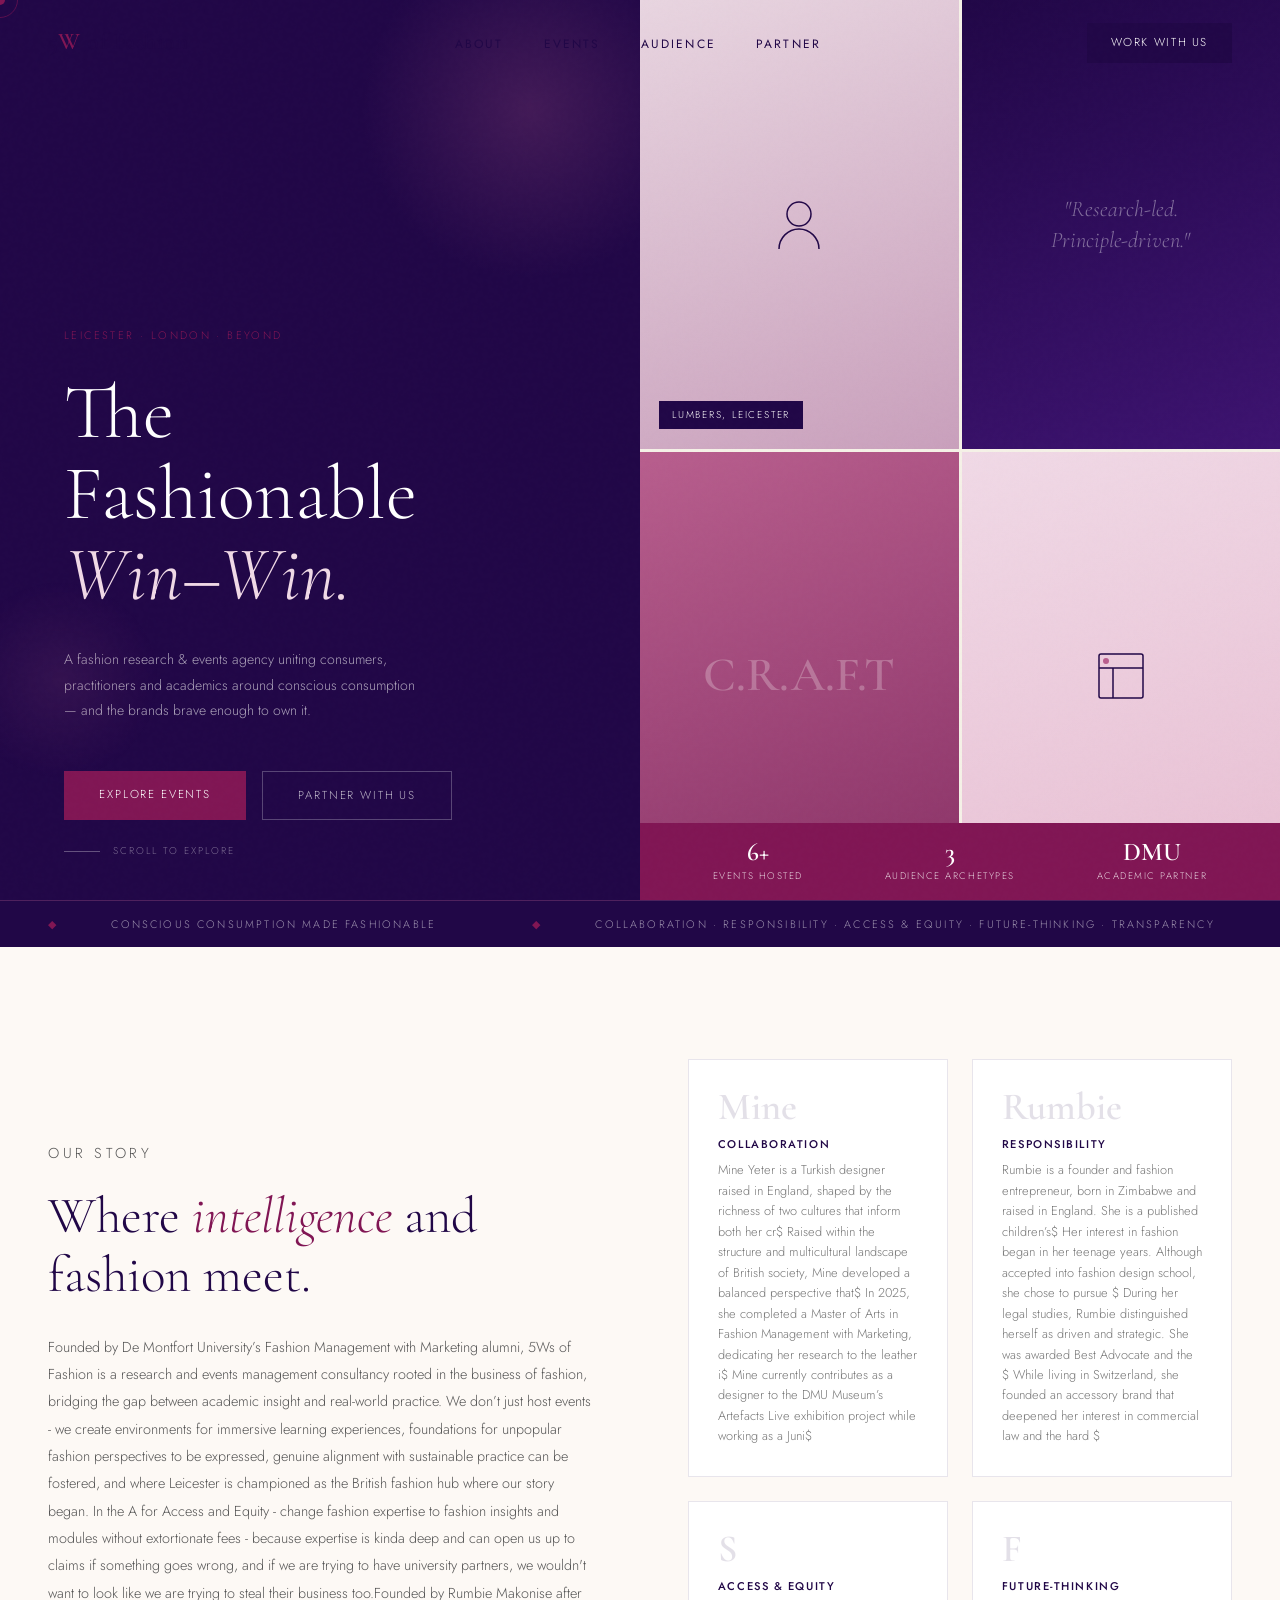
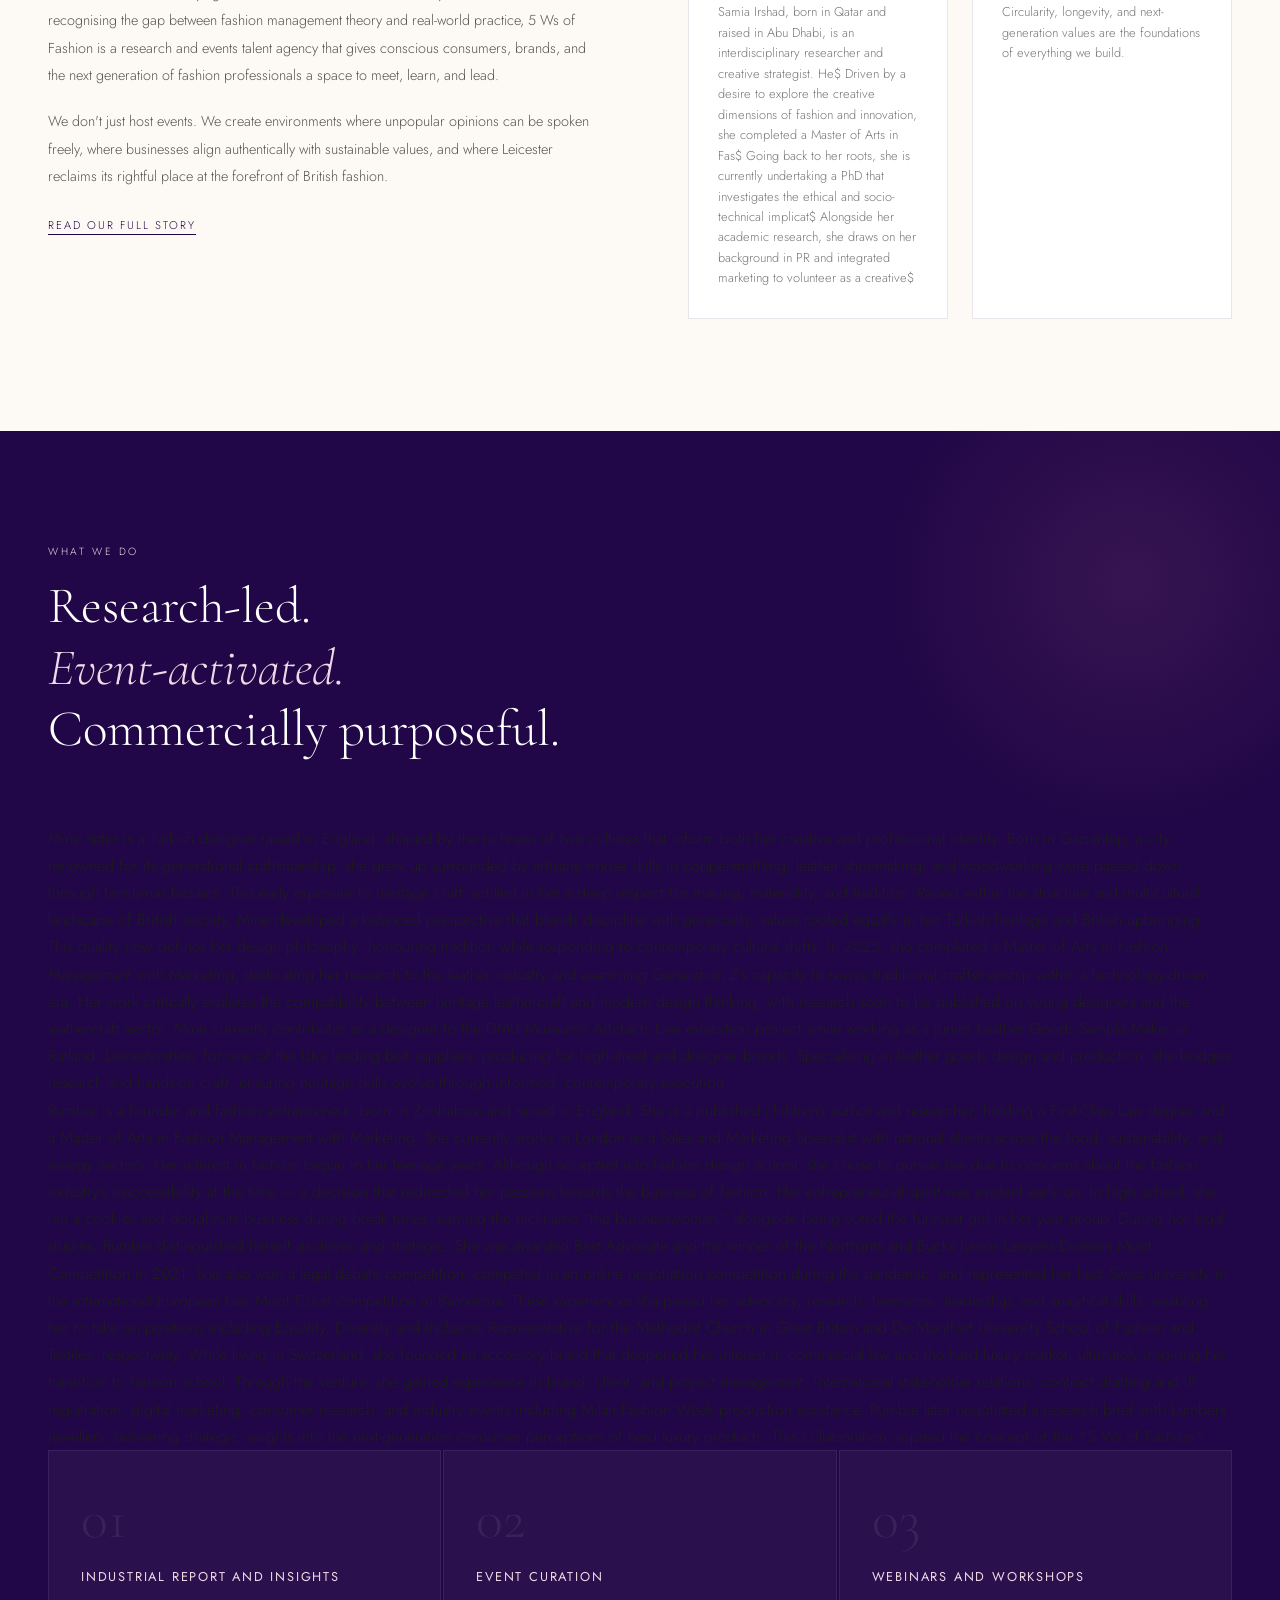
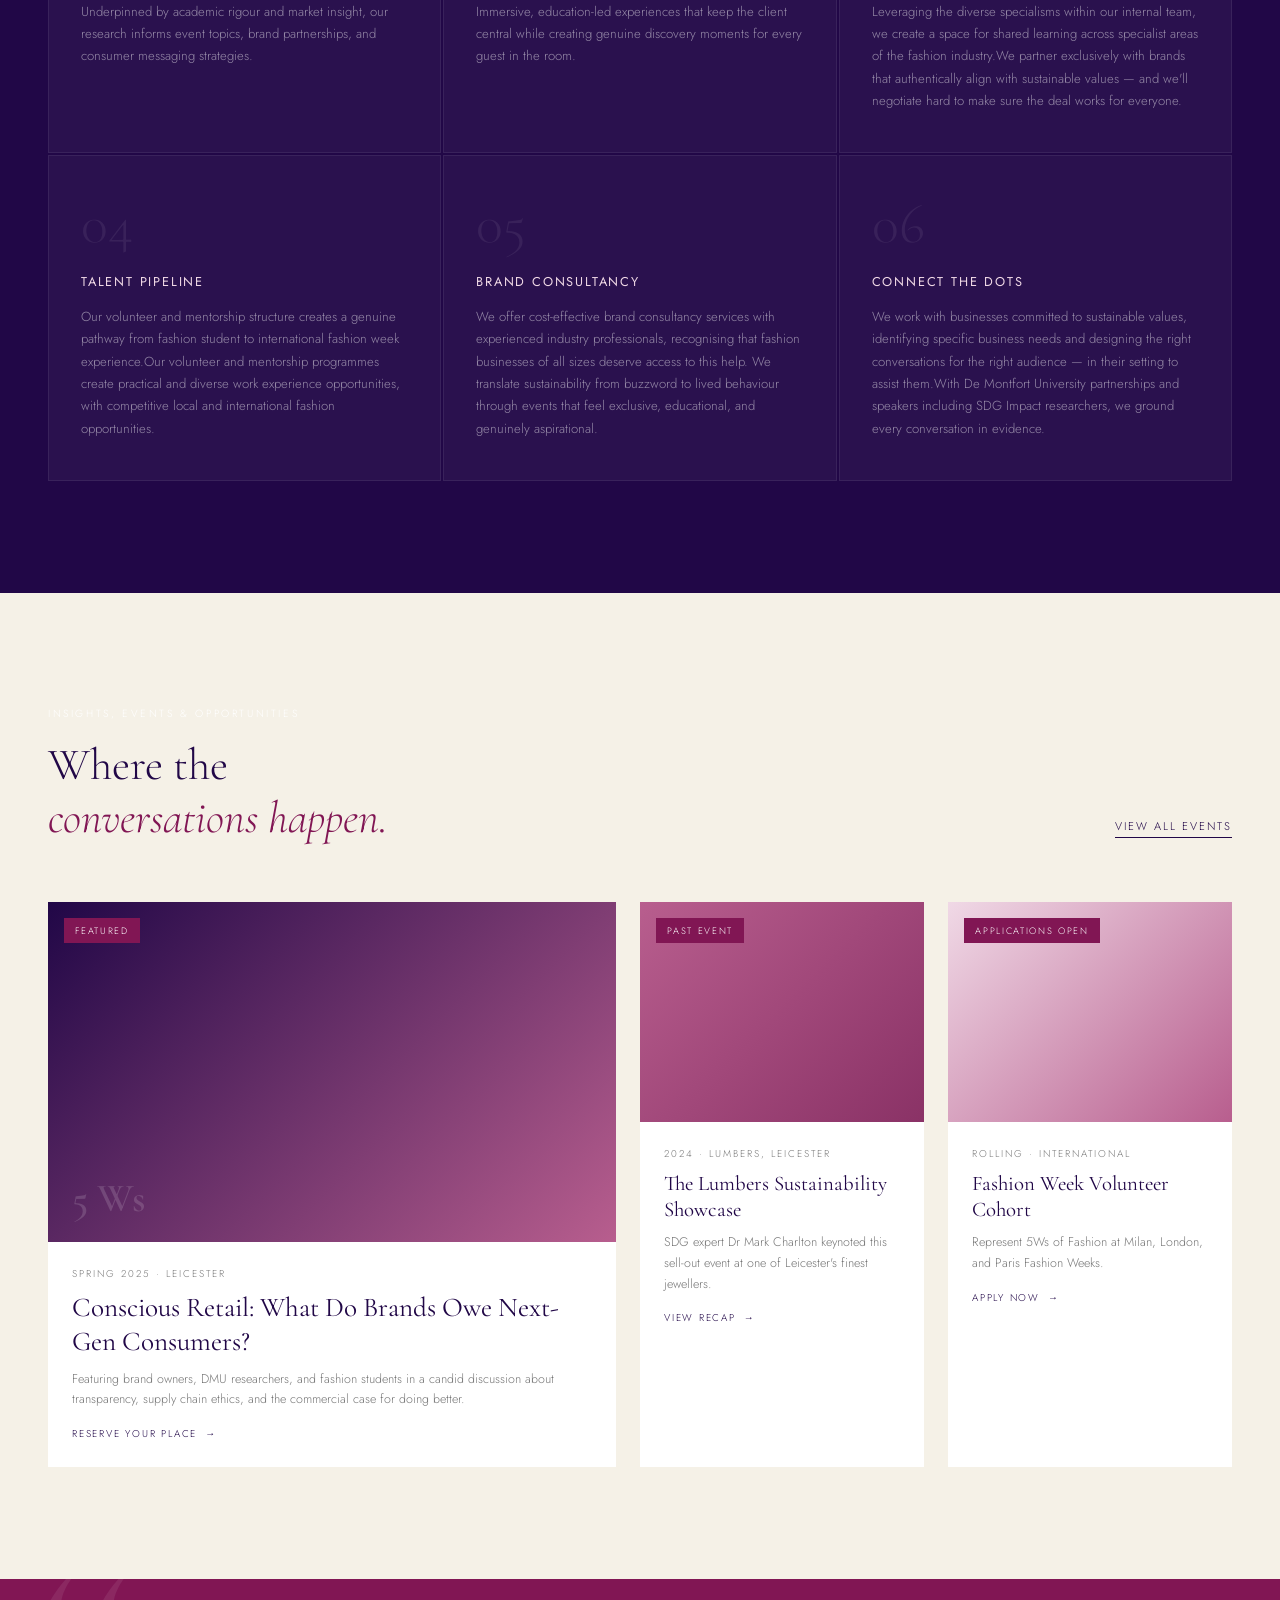
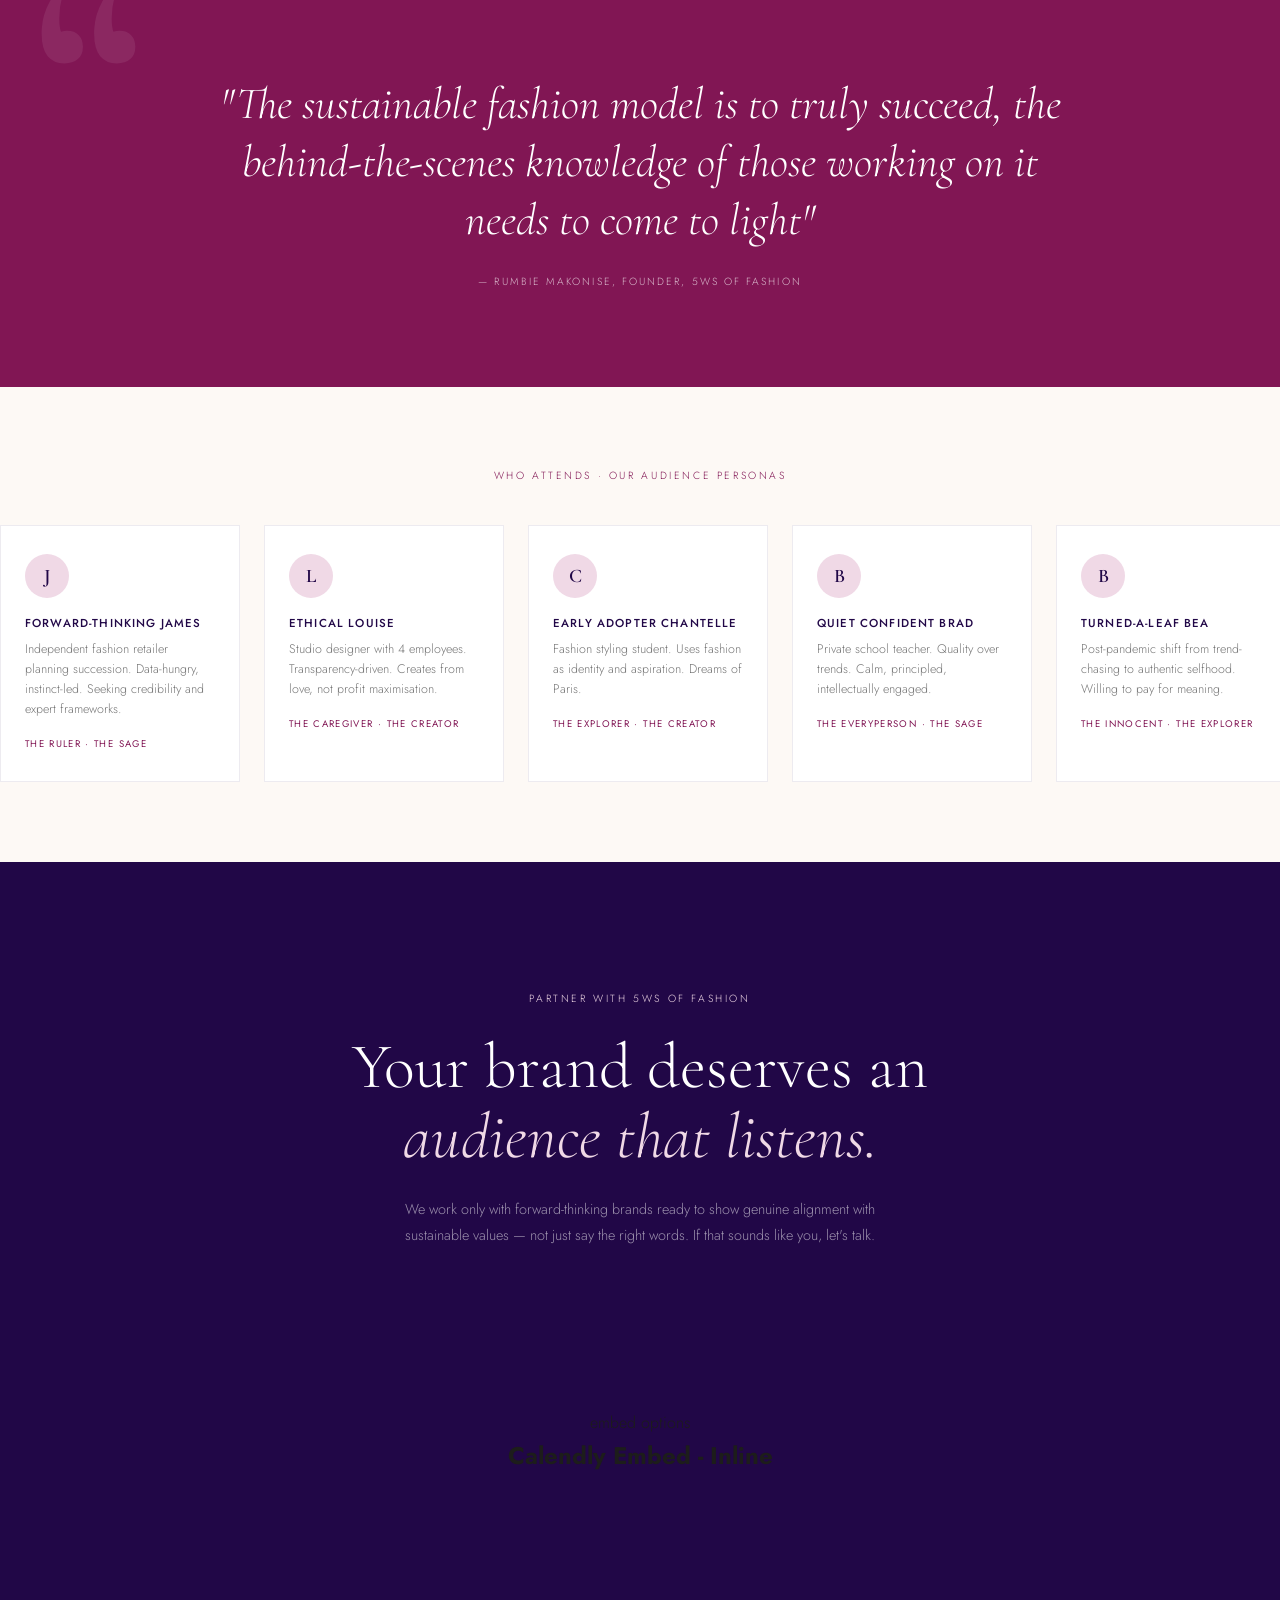
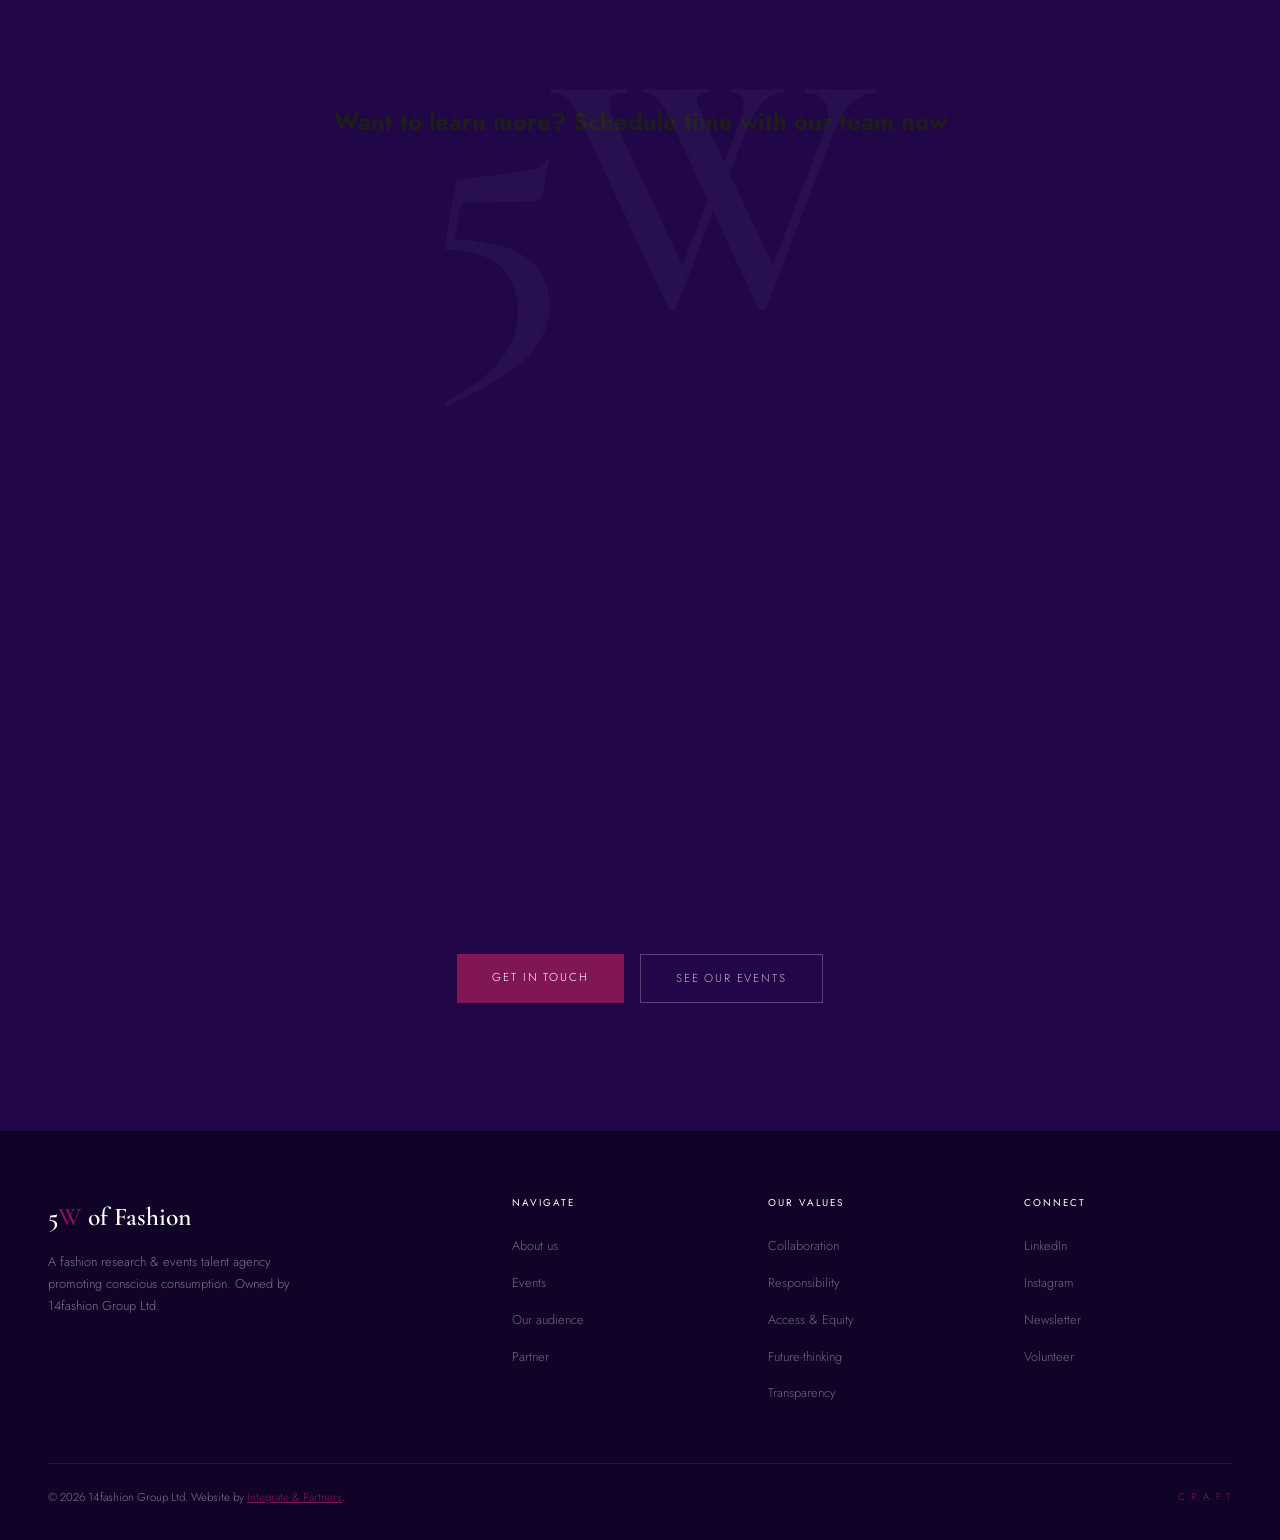
<file: 5ws_landing.html>
<!DOCTYPE html>
<html lang="en">
<head>
<meta charset="UTF-8">
<meta name="viewport" content="width=device-width, initial-scale=1.0">
<title>5Ws of Fashion — The Fashionable Win-Win</title>
<link rel="preconnect" href="https://fonts.googleapis.com">
<link rel="preconnect" href="https://fonts.gstatic.com" crossorigin>
<link href="https://fonts.googleapis.com/css2?family=Cormorant+Garamond:ital,wght@0,300;0,400;0,600;1,300;1,400;1,600&family=Jost:wght@200;300;400;500&display=swap" rel="stylesheet">

<style>
  /* ─── TOKENS ─────────────────────────────────────────── */
  :root {
    --navy:   #210747;
    --pink:   #811654;
    --blush:  #f0d9e6;
    --cream:  #f5f1e7;
    --ivory:  #fdf9f5;
    --charcoal: #1d1d1b;
    --mid:    #7a7a7a;
    --white:  #ffffff;

    --font-display: 'Cormorant Garamond', Georgia, serif;
    --font-body:    'Jost', sans-serif;

    --ease-out: cubic-bezier(0.16, 1, 0.3, 1);
  }

  /* ─── RESET & BASE ───────────────────────────────────── */
  *, *::before, *::after { box-sizing: border-box; margin: 0; padding: 0; }
  html { scroll-behavior: smooth; }

  body {
    background: var(--ivory);
    color: var(--charcoal);
    font-family: var(--font-body);
    font-weight: 300;
    line-height: 1.7;
    overflow-x: hidden;
  }

  /* ─── CURSOR ─────────────────────────────────────────── */
  body { cursor: none; }
  .cursor {
    position: fixed; top: 0; left: 0; pointer-events: none; z-index: 9999;
    width: 10px; height: 10px; border-radius: 50%;
    background: var(--pink);
    transform: translate(-50%,-50%);
    transition: transform 0.08s var(--ease-out), width 0.3s, height 0.3s, background 0.3s;
  }
  .cursor-ring {
    position: fixed; top: 0; left: 0; pointer-events: none; z-index: 9998;
    width: 36px; height: 36px; border-radius: 50%;
    border: 1px solid var(--pink);
    transform: translate(-50%,-50%);
    transition: transform 0.22s var(--ease-out), width 0.3s, height 0.3s, opacity 0.3s;
    opacity: 0.6;
  }
  a:hover ~ .cursor, button:hover ~ .cursor { width: 20px; height: 20px; }

  /* ─── NAV ────────────────────────────────────────────── */
  nav {
    position: fixed; top: 0; left: 0; right: 0; z-index: 100;
    display: flex; align-items: center; justify-content: space-between;
    padding: 1.4rem 3rem;
    background: transparent;
    transition: background 0.5s, padding 0.4s;
  }
  nav.scrolled {
    background: rgba(247,243,238,0.92);
    backdrop-filter: blur(12px);
    padding: 1rem 3rem;
    border-bottom: 1px solid rgba(184,94,142,0.12);
  }
  .nav-logo {
    font-family: var(--font-display);
    font-size: 1.5rem;
    font-weight: 600;
    color: var(--navy);
    letter-spacing: 0.02em;
    text-decoration: none;
    cursor: none;
  }
  .nav-logo span { color: var(--pink); }
  .nav-links {
    display: flex; gap: 2.5rem; list-style: none;
  }
  .nav-links a {
    font-size: 0.75rem;
    font-weight: 400;
    letter-spacing: 0.18em;
    text-transform: uppercase;
    color: var(--navy);
    text-decoration: none;
    cursor: none;
    position: relative;
    padding-bottom: 2px;
  }
  .nav-links a::after {
    content: '';
    position: absolute; bottom: 0; left: 0;
    width: 0; height: 1px;
    background: var(--pink);
    transition: width 0.35s var(--ease-out);
  }
  .nav-links a:hover::after { width: 100%; }
  .nav-cta {
    font-size: 0.72rem; letter-spacing: 0.14em; text-transform: uppercase;
    color: var(--white); background: var(--navy);
    padding: 0.65rem 1.5rem;
    border: none; cursor: none;
    transition: background 0.3s;
    text-decoration: none;
  }
  .nav-cta:hover { background: var(--pink); }

  /* ─── HERO ───────────────────────────────────────────── */
  .hero {
    min-height: 100svh;
    display: grid;
    grid-template-columns: 1fr 1fr;
    position: relative;
    overflow: hidden;
  }

  .hero-left {
    background: var(--navy);
    display: flex; flex-direction: column;
    justify-content: flex-end;
    padding: 6rem 4rem 5rem;
    position: relative;
    overflow: hidden;
  }
  .hero-left::before {
    content: '';
    position: absolute; top: -60px; right: -60px;
    width: 340px; height: 340px; border-radius: 50%;
    background: radial-gradient(circle, rgba(184,94,142,0.22) 0%, transparent 70%);
    pointer-events: none;
  }
  .hero-left::after {
    content: '';
    position: absolute; bottom: 120px; left: -40px;
    width: 200px; height: 200px; border-radius: 50%;
    background: radial-gradient(circle, rgba(184,94,142,0.12) 0%, transparent 70%);
    pointer-events: none;
  }

  .hero-tag {
    font-size: 0.68rem; letter-spacing: 0.22em; text-transform: uppercase;
    color: var(--pink); margin-bottom: 1.8rem;
    opacity: 0; animation: fadeUp 0.9s 0.3s var(--ease-out) forwards;
  }

  .hero-headline {
    font-family: var(--font-display);
    font-size: clamp(3.2rem, 6vw, 5.5rem);
    font-weight: 300;
    line-height: 1.05;
    color: var(--white);
    margin-bottom: 2rem;
    opacity: 0; animation: fadeUp 0.9s 0.5s var(--ease-out) forwards;
  }
  .hero-headline em {
    font-style: italic; color: var(--blush);
    display: block;
  }

  .hero-desc {
    font-size: 0.88rem; color: rgba(255,255,255,0.62);
    max-width: 360px; line-height: 1.8;
    margin-bottom: 3rem;
    opacity: 0; animation: fadeUp 0.9s 0.7s var(--ease-out) forwards;
  }

  .hero-btns {
    display: flex; gap: 1rem;
    opacity: 0; animation: fadeUp 0.9s 0.9s var(--ease-out) forwards;
  }
  .btn-primary {
    background: var(--pink); color: var(--white);
    padding: 0.85rem 2.2rem;
    font-size: 0.72rem; letter-spacing: 0.16em; text-transform: uppercase;
    border: none; cursor: none;
    transition: background 0.3s, transform 0.2s;
    text-decoration: none; display: inline-block;
  }
  .btn-primary:hover { background: #a0427a; transform: translateY(-2px); }
  .btn-ghost {
    background: transparent; color: rgba(255,255,255,0.7);
    padding: 0.85rem 2.2rem;
    font-size: 0.72rem; letter-spacing: 0.16em; text-transform: uppercase;
    border: 1px solid rgba(255,255,255,0.25); cursor: none;
    transition: border-color 0.3s, color 0.3s;
    text-decoration: none; display: inline-block;
  }
  .btn-ghost:hover { border-color: var(--pink); color: var(--white); }

  .hero-scroll-hint {
    position: absolute; bottom: 2.5rem; left: 4rem;
    display: flex; align-items: center; gap: 0.8rem;
    font-size: 0.62rem; letter-spacing: 0.2em; text-transform: uppercase;
    color: rgba(255,255,255,0.4);
    opacity: 0; animation: fadeUp 0.8s 1.3s var(--ease-out) forwards;
  }
  .scroll-line {
    width: 36px; height: 1px; background: rgba(255,255,255,0.3);
    position: relative; overflow: hidden;
  }
  .scroll-line::after {
    content: '';
    position: absolute; top: 0; left: -100%;
    width: 100%; height: 100%; background: var(--pink);
    animation: scrollLine 1.8s 1.5s ease-in-out infinite;
  }
  @keyframes scrollLine {
    0% { left: -100%; } 50% { left: 0; } 100% { left: 100%; }
  }

  /* Hero right — editorial photo collage */
  .hero-right {
    background: var(--cream);
    position: relative;
    overflow: hidden;
    display: grid;
    grid-template-rows: 1fr 1fr;
    grid-template-columns: 1fr 1fr;
    gap: 3px;
  }
  .hero-photo {
    overflow: hidden; position: relative;
  }
  .hero-photo img {
    width: 100%; height: 100%; object-fit: cover;
    transition: transform 0.8s var(--ease-out);
  }
  .hero-photo:hover img { transform: scale(1.04); }

  /* Overlay tag on one of the hero photos */
  .hero-photo-tag {
    position: absolute; bottom: 1.2rem; left: 1.2rem;
    background: var(--navy);
    color: var(--white);
    font-size: 0.62rem; letter-spacing: 0.18em; text-transform: uppercase;
    padding: 0.35rem 0.8rem;
    pointer-events: none;
  }

  /* Stat strip across hero-right */
  .hero-stats-strip {
    position: absolute; bottom: 0; left: 0; right: 0;
    background: var(--pink);
    display: flex; justify-content: space-around;
    padding: 1rem 2rem;
    z-index: 10;
    opacity: 0; animation: fadeUp 0.8s 1.1s var(--ease-out) forwards;
  }
  .stat-item { text-align: center; }
  .stat-num {
    font-family: var(--font-display);
    font-size: 1.6rem; font-weight: 600; color: var(--white);
    line-height: 1;
  }
  .stat-label {
    font-size: 0.6rem; letter-spacing: 0.16em; text-transform: uppercase;
    color: rgba(255,255,255,0.8); margin-top: 0.2rem;
  }

  /* ─── TICKER ─────────────────────────────────────────── */
  .ticker-wrap {
    background: var(--navy); padding: 0.85rem 0;
    overflow: hidden; border-top: 1px solid rgba(184,94,142,0.3);
  }
  .ticker {
    display: flex; gap: 0;
    animation: ticker 28s linear infinite;
    width: max-content;
  }
  .ticker-item {
    white-space: nowrap;
    font-size: 0.68rem; letter-spacing: 0.2em; text-transform: uppercase;
    color: rgba(255,255,255,0.55);
    padding: 0 3rem;
  }
  .ticker-item span { color: var(--pink); margin-right: 3rem; }
  @keyframes ticker { 0% { transform: translateX(0); } 100% { transform: translateX(-50%); } }

  /* ─── ABOUT / CRAFT VALUES ───────────────────────────── */
  .section { padding: 7rem 3rem; }
  .section-inner { max-width: 1200px; margin: 0 auto; }

  .section-label {
    font-size: 0.65rem; letter-spacing: 0.25em; text-transform: uppercase;
    color: var(--white); margin-bottom: 1rem;
  }

  .about-grid {
    display: grid; grid-template-columns: 1fr 1fr;
    gap: 6rem; align-items: center;
  }
  .about-text h2 {
    font-family: var(--font-display);
    font-size: clamp(2.4rem, 4vw, 3.6rem);
    font-weight: 300; line-height: 1.15;
    color: var(--navy); margin-bottom: 1.8rem;
  }
  .about-text h2 em { font-style: italic; color: var(--pink); }
  .about-text p {
    font-size: 0.9rem; color: #555; line-height: 1.9;
    margin-bottom: 1.2rem;
  }
  .about-link {
    font-size: 0.7rem; letter-spacing: 0.18em; text-transform: uppercase;
    color: var(--navy); text-decoration: none; cursor: none;
    border-bottom: 1px solid var(--navy); padding-bottom: 1px;
    transition: color 0.3s, border-color 0.3s;
  }
  .about-link:hover { color: var(--pink); border-color: var(--pink); }

  /* CRAFT pillars */
  .craft-pillars {
    display: grid; grid-template-columns: 1fr 1fr; gap: 1.5rem;
  }
  .craft-pill {
    padding: 1.8rem;
    border: 1px solid rgba(33,7,71,0.1);
    position: relative; overflow: hidden;
    transition: border-color 0.3s, transform 0.3s;
    background: var(--white);
  }
  .craft-pill::before {
    content: '';
    position: absolute; top: 0; left: 0;
    width: 3px; height: 100%;
    background: var(--pink);
    transform: scaleY(0); transform-origin: top;
    transition: transform 0.4s var(--ease-out);
  }
  .craft-pill:hover { border-color: var(--pink); transform: translateY(-4px); }
  .craft-pill:hover::before { transform: scaleY(1); }
  .craft-letter {
    font-family: var(--font-display);
    font-size: 2.4rem; font-weight: 600;
    color: var(--navy); opacity: 0.12;
    line-height: 1;
    margin-bottom: 0.5rem;
  }
  .craft-title {
    font-size: 0.7rem; letter-spacing: 0.14em; text-transform: uppercase;
    color: var(--navy); margin-bottom: 0.4rem; font-weight: 500;
  }
  .craft-desc {
    font-size: 0.8rem; color: #777; line-height: 1.6;
  }

  /* ─── WHAT WE DO (dark section) ──────────────────────── */
  .dark-section {
    background: var(--navy);
    padding: 7rem 3rem;
    position: relative; overflow: hidden;
  }
  .dark-section::before {
    content: '';
    position: absolute; top: -100px; right: -100px;
    width: 500px; height: 500px; border-radius: 50%;
    background: radial-gradient(circle, rgba(184,94,142,0.15) 0%, transparent 70%);
    pointer-events: none;
  }
  .dark-inner { max-width: 1200px; margin: 0 auto; }
  .dark-section .section-label { color: var(--blush); }

  .dark-section h2 {
    font-family: var(--font-display);
    font-size: clamp(2.2rem, 4vw, 3.5rem);
    font-weight: 300; color: var(--white);
    margin-bottom: 4rem; max-width: 600px; line-height: 1.2;
  }
  .dark-section h2 em { font-style: italic; color: var(--blush); }

  .services-grid {
    display: grid; grid-template-columns: repeat(3, 1fr); gap: 2px;
  }
  .service-card {
    background: rgba(255,255,255,0.04);
    padding: 2.5rem 2rem;
    border: 1px solid rgba(255,255,255,0.07);
    transition: background 0.3s;
    position: relative; overflow: hidden;
    cursor: none;
  }
  .service-card:hover { background: rgba(184,94,142,0.12); }
  .service-num {
    font-family: var(--font-display);
    font-size: 3.5rem; font-weight: 300;
    color: rgba(255,255,255,0.07); line-height: 1;
    margin-bottom: 1.2rem;
  }
  .service-title {
    font-size: 0.8rem; letter-spacing: 0.14em; text-transform: uppercase;
    color: var(--blush); margin-bottom: 0.8rem; font-weight: 400;
  }
  .service-desc {
    font-size: 0.82rem; color: rgba(255,255,255,0.5); line-height: 1.7;
  }

  /* ─── EVENTS SECTION ─────────────────────────────────── */
  .events-section { padding: 7rem 3rem; background: var(--cream); }
  .events-inner { max-width: 1200px; margin: 0 auto; }

  .events-header {
    display: flex; justify-content: space-between; align-items: flex-end;
    margin-bottom: 3.5rem;
  }
  .events-header h2 {
    font-family: var(--font-display);
    font-size: clamp(2.2rem, 3.5vw, 3rem);
    font-weight: 300; color: var(--navy); line-height: 1.2;
  }
  .events-header h2 em { font-style: italic; color: var(--pink); }

  .events-grid { display: grid; grid-template-columns: 2fr 1fr 1fr; gap: 1.5rem; }

  .event-card {
    background: var(--white);
    overflow: hidden;
    transition: transform 0.4s var(--ease-out), box-shadow 0.4s;
    cursor: none;
    position: relative;
  }
  .event-card:hover { transform: translateY(-6px); box-shadow: 0 24px 60px rgba(33,7,71,0.12); }
  .event-card-img {
    height: 220px; overflow: hidden;
    background: linear-gradient(135deg, var(--blush) 0%, var(--cream) 100%);
    position: relative;
  }
  .event-card-img img { width: 100%; height: 100%; object-fit: cover; display: block; }

  /* Placeholder gradient images for cards without real photos */
  .event-img-placeholder {
    width: 100%; height: 100%;
    display: flex; align-items: center; justify-content: center;
  }
  .event-img-placeholder svg { opacity: 0.2; }

  .event-card:first-child .event-card-img { height: 340px; }

  .event-badge {
    position: absolute; top: 1rem; left: 1rem;
    background: var(--pink); color: var(--white);
    font-size: 0.58rem; letter-spacing: 0.18em; text-transform: uppercase;
    padding: 0.3rem 0.7rem;
  }
  .event-card-body { padding: 1.5rem; }
  .event-date {
    font-size: 0.62rem; letter-spacing: 0.2em; text-transform: uppercase;
    color: var(--mid); margin-bottom: 0.5rem;
  }
  .event-title {
    font-family: var(--font-display);
    font-size: 1.3rem; font-weight: 400;
    color: var(--navy); margin-bottom: 0.6rem; line-height: 1.25;
  }
  .event-card:first-child .event-title { font-size: 1.7rem; }
  .event-desc {
    font-size: 0.78rem; color: #777; line-height: 1.65;
    margin-bottom: 1rem;
  }
  .event-link {
    font-size: 0.62rem; letter-spacing: 0.18em; text-transform: uppercase;
    color: var(--navy); text-decoration: none; cursor: none;
    display: flex; align-items: center; gap: 0.5rem;
    transition: color 0.3s;
  }
  .event-link::after { content: '→'; transition: transform 0.3s; }
  .event-link:hover { color: var(--pink); }
  .event-link:hover::after { transform: translateX(4px); }

  /* ─── AUDIENCE / QUOTE STRIP ─────────────────────────── */
  .quote-section {
    padding: 6rem 3rem;
    background: var(--pink);
    text-align: center;
    position: relative; overflow: hidden;
  }
  .quote-section::before {
    content: '\201C';
    font-family: var(--font-display);
    font-size: 20rem; font-weight: 600;
    color: rgba(255,255,255,0.08);
    position: absolute; top: -4rem; left: 2rem;
    line-height: 1; pointer-events: none;
  }
  .quote-text {
    font-family: var(--font-display);
    font-size: clamp(1.8rem, 3.5vw, 2.8rem);
    font-weight: 300; font-style: italic;
    color: var(--white); max-width: 860px;
    margin: 0 auto 1.5rem; line-height: 1.3;
  }
  .quote-attr {
    font-size: 0.65rem; letter-spacing: 0.2em; text-transform: uppercase;
    color: rgba(255,255,255,0.7);
  }

  /* ─── AUDIENCE PERSONAS MARQUEE ──────────────────────── */
  .personas-section { padding: 5rem 0; overflow: hidden; background: var(--ivory); }
  .personas-label {
    font-size: 0.65rem; letter-spacing: 0.25em; text-transform: uppercase;
    color: var(--pink); text-align: center; margin-bottom: 2.5rem; padding: 0 3rem;
  }
  .personas-track {
    display: flex; gap: 1.5rem;
    animation: personaScroll 22s linear infinite;
    width: max-content;
  }
  .personas-track:hover { animation-play-state: paused; }
  @keyframes personaScroll {
    0% { transform: translateX(0); } 100% { transform: translateX(-50%); }
  }
  .persona-card {
    width: 240px; flex-shrink: 0;
    background: var(--white);
    border: 1px solid rgba(33,7,71,0.08);
    padding: 1.8rem 1.5rem;
    transition: transform 0.3s, border-color 0.3s;
    cursor: none;
  }
  .persona-card:hover { transform: translateY(-4px); border-color: var(--pink); }
  .persona-icon {
    width: 44px; height: 44px; border-radius: 50%;
    background: var(--blush);
    display: flex; align-items: center; justify-content: center;
    font-family: var(--font-display); font-size: 1.2rem; font-weight: 600;
    color: var(--navy); margin-bottom: 1rem;
  }
  .persona-name {
    font-size: 0.72rem; letter-spacing: 0.1em; text-transform: uppercase;
    color: var(--navy); margin-bottom: 0.4rem; font-weight: 500;
  }
  .persona-desc { font-size: 0.78rem; color: #777; line-height: 1.6; }
  .persona-archetype {
    margin-top: 1rem; font-size: 0.6rem; letter-spacing: 0.14em;
    text-transform: uppercase; color: var(--pink); font-weight: 400;
  }

  /* ─── PARTNER CTA ────────────────────────────────────── */
  .cta-section {
    padding: 8rem 3rem;
    background: var(--navy);
    text-align: center; position: relative; overflow: hidden;
  }
  .cta-section::after {
    content: '5W';
    font-family: var(--font-display);
    font-size: 22rem; font-weight: 600;
    color: rgba(255,255,255,0.03);
    position: absolute; top: 50%; left: 50%;
    transform: translate(-50%,-50%);
    pointer-events: none; white-space: nowrap;
    letter-spacing: -0.05em;
  }
  .cta-label {
    font-size: 0.65rem; letter-spacing: 0.25em; text-transform: uppercase;
    color: var(--blush); margin-bottom: 1.5rem;
  }
  .cta-h2 {
    font-family: var(--font-display);
    font-size: clamp(2.5rem, 5vw, 4.5rem);
    font-weight: 300; color: var(--white);
    line-height: 1.1; margin-bottom: 1.5rem;
  }
  .cta-h2 em { font-style: italic; color: var(--blush); }
  .cta-desc {
    font-size: 0.9rem; color: rgba(255,255,255,0.55);
    max-width: 520px; margin: 0 auto 3rem; line-height: 1.8;
  }
  .cta-btns { display: flex; justify-content: center; gap: 1rem; }

  /* ─── FOOTER ─────────────────────────────────────────── */
  footer {
    background: #110328;
    padding: 4rem 3rem 2rem;
    color: rgba(255,255,255,0.45);
  }
  .footer-inner { max-width: 1200px; margin: 0 auto; }
  .footer-grid {
    display: grid; grid-template-columns: 2fr 1fr 1fr 1fr;
    gap: 3rem; margin-bottom: 3rem;
  }
  .footer-brand-name {
    font-family: var(--font-display);
    font-size: 1.6rem; font-weight: 600;
    color: var(--white); margin-bottom: 0.8rem;
  }
  .footer-brand-name span { color: var(--pink); }
  .footer-tagline { font-size: 0.8rem; line-height: 1.7; max-width: 260px; }
  .footer-col h4 {
    font-size: 0.62rem; letter-spacing: 0.2em; text-transform: uppercase;
    color: var(--white); margin-bottom: 1.2rem; font-weight: 400;
  }
  .footer-col ul { list-style: none; }
  .footer-col li { margin-bottom: 0.6rem; }
  .footer-col a {
    font-size: 0.8rem; color: rgba(255,255,255,0.4);
    text-decoration: none; cursor: none;
    transition: color 0.3s;
  }
  .footer-col a:hover { color: var(--pink); }
  .footer-bottom {
    border-top: 1px solid rgba(255,255,255,0.08);
    padding-top: 1.5rem;
    display: flex; justify-content: space-between; align-items: center;
  }
  .footer-bottom p { font-size: 0.72rem; }
  .footer-craft {
    font-size: 0.62rem; letter-spacing: 0.18em; text-transform: uppercase;
    color: var(--pink);
  }

  /* ─── KEYFRAMES ──────────────────────────────────────── */
  @keyframes fadeUp {
    from { opacity: 0; transform: translateY(24px); }
    to   { opacity: 1; transform: translateY(0); }
  }

  /* ─── SCROLL REVEAL ──────────────────────────────────── */
  .reveal {
    opacity: 0; transform: translateY(30px);
    transition: opacity 0.8s var(--ease-out), transform 0.8s var(--ease-out);
  }
  .reveal.visible { opacity: 1; transform: translateY(0); }

  /* ─── GRAIN OVERLAY ──────────────────────────────────── */
  body::before {
    content: '';
    position: fixed; inset: 0; z-index: 9990;
    pointer-events: none;
    background-image: url("data:image/svg+xml,%3Csvg viewBox='0 0 200 200' xmlns='http://www.w3.org/2000/svg'%3E%3Cfilter id='noise'%3E%3CfeTurbulence type='fractalNoise' baseFrequency='0.9' numOctaves='4' stitchTiles='stitch'/%3E%3C/filter%3E%3Crect width='100%25' height='100%25' filter='url(%23noise)' opacity='0.03'/%3E%3C/svg%3E");
    opacity: 0.4;
  }
</style>
</head>
<body>

<!-- Custom Cursor -->
<div class="cursor" id="cursor"></div>
<div class="cursor-ring" id="cursorRing"></div>

<!-- ── NAV ──────────────────────────────────────────────── -->
<nav id="nav">
  <a href="#" class="nav-logo">5<span>W</span> of Fashion</a>
  <ul class="nav-links">
    <li><a href="#about">About</a></li>
    <li><a href="#events">Events</a></li>
    <li><a href="#audience">Audience</a></li>
    <li><a href="#partner">Partner</a></li>
  </ul>
  <a href="#partner" class="nav-cta">Work with us</a>
</nav>

<!-- ── HERO ─────────────────────────────────────────────── -->
<section class="hero" id="top">
  <div class="hero-left">
    <p class="hero-tag">Leicester · London · Beyond</p>
    <h1 class="hero-headline">
      The<br>Fashionable<br><em>Win–Win.</em>
    </h1>
    <p class="hero-desc">A fashion research &amp; events agency uniting consumers, practitioners and academics around conscious consumption — and the brands brave enough to own it.</p>
    <div class="hero-btns">
      <a href="#events" class="btn-primary">Explore Events</a>
      <a href="#partner" class="btn-ghost">Partner With Us</a>
    </div>
    <div class="hero-scroll-hint">
      <div class="scroll-line"></div>
      Scroll to explore
    </div>
  </div>

  <div class="hero-right">
    <!-- Editorial photo grid — real imagery from 5W events represented as styled placeholders -->
    <div class="hero-photo" style="grid-column:1; grid-row:1;">
      <div style="width:100%;height:100%;background:linear-gradient(160deg,#e8d5e0 0%,#c9a0bc 100%);display:flex;align-items:center;justify-content:center;">
        <svg width="60" height="60" viewBox="0 0 60 60" fill="none" xmlns="http://www.w3.org/2000/svg"><circle cx="30" cy="20" r="12" stroke="#210747" stroke-width="1.5"/><path d="M10 55c0-11.046 8.954-20 20-20s20 8.954 20 20" stroke="#210747" stroke-width="1.5"/></svg>
      </div>
      <div class="hero-photo-tag">Lumbers, Leicester</div>
    </div>
    <div class="hero-photo" style="grid-column:2; grid-row:1;">
      <div style="width:100%;height:100%;background:linear-gradient(160deg,#210747 0%,#3d1370 100%);display:flex;align-items:center;justify-content:center;">
        <p style="font-family:'Cormorant Garamond',serif;font-size:1.4rem;color:rgba(255,255,255,0.4);text-align:center;padding:1rem;font-style:italic;line-height:1.4;">"Research-led.<br>Principle-driven."</p>
      </div>
    </div>
    <div class="hero-photo" style="grid-column:1; grid-row:2;">
      <div style="width:100%;height:100%;background:linear-gradient(160deg,#b85e8e 0%,#8a3266 100%);display:flex;align-items:center;justify-content:center;">
        <p style="font-family:'Cormorant Garamond',serif;font-size:3rem;color:rgba(255,255,255,0.25);font-weight:600;">C.R.A.F.T</p>
      </div>
    </div>
    <div class="hero-photo" style="grid-column:2; grid-row:2;">
      <div style="width:100%;height:100%;background:linear-gradient(160deg,#f0d9e6 0%,#e8bfd3 100%);display:flex;align-items:center;justify-content:center;">
        <svg width="60" height="60" viewBox="0 0 60 60" fill="none" xmlns="http://www.w3.org/2000/svg"><rect x="8" y="8" width="44" height="44" rx="2" stroke="#210747" stroke-width="1.5"/><path d="M8 22h44M22 22v30" stroke="#210747" stroke-width="1.5"/><circle cx="15" cy="15" r="3" fill="#b85e8e"/></svg>
      </div>
      <div class="hero-photo-tag">Events Agency</div>
    </div>

    <!-- Stats strip -->
    <div class="hero-stats-strip">
      <div class="stat-item">
        <div class="stat-num">6+</div>
        <div class="stat-label">Events hosted</div>
      </div>
      <div class="stat-item">
        <div class="stat-num">3</div>
        <div class="stat-label">Audience archetypes</div>
      </div>
      <div class="stat-item">
        <div class="stat-num">DMU</div>
        <div class="stat-label">Academic partner</div>
      </div>
    </div>
  </div>
</section>

<!-- ── TICKER ────────────────────────────────────────────── -->
<div class="ticker-wrap">
  <div class="ticker">
    <span class="ticker-item"><span>◆</span> Conscious Consumption Made Fashionable</span>
    <span class="ticker-item"><span>◆</span> Collaboration · Responsibility · Access &amp; Equity · Future-thinking · Transparency</span>
    <span class="ticker-item"><span>◆</span> Milan · London · Paris · Leicester</span>
    <span class="ticker-item"><span>◆</span> The Fashionable Win-Win</span>
    <span class="ticker-item"><span>◆</span> Conscious Consumption Made Fashionable</span>
    <span class="ticker-item"><span>◆</span> Collaboration · Responsibility · Access &amp; Equity · Future-thinking · Transparency</span>
    <span class="ticker-item"><span>◆</span> Milan · London · Paris · Leicester</span>
    <span class="ticker-item"><span>◆</span> The Fashionable Win-Win</span>
  </div>
</div>

<!-- ── MEET THE TEAM & SPECIALIST AREAS ─────────────────────────────────────── -->
<section class="section" id="about">
  <div class="section-inner">
    <div class="about-grid">
      <div class="about-text reveal">
        <p class="section-label">Our Story</p>
        <h2>Where <em>intelligence</em> and fashion meet.</h2>
        <p>Founded by De Montfort University’s Fashion Management with Marketing alumni, 5Ws of Fashion is a research and events management consultancy rooted in the business of fashion, bridging the gap between academic insight and real-world practice.
We don’t just host events - we create environments for immersive learning experiences, foundations for unpopular fashion perspectives to be expressed, genuine alignment with sustainable practice can be fostered, and where Leicester is championed as the British fashion hub where our story began.
In the A for Access and Equity - change fashion expertise to fashion insights and modules without extortionate fees - because expertise is kinda deep and can open us up to claims if something goes wrong, and if we are trying to have university partners, we wouldn't want to look like we are trying to steal their business too.Founded by Rumbie Makonise after recognising the gap between fashion management theory and real-world practice, 5 Ws of Fashion is a research and events talent agency that gives conscious consumers, brands, and the next generation of fashion professionals a space to meet, learn, and lead.</p>
        <p>We don't just host events. We create environments where unpopular opinions can be spoken freely, where businesses align authentically with sustainable values, and where Leicester reclaims its rightful place at the forefront of British fashion.</p>
        <a href="#" class="about-link">Read our full story</a>
      </div>

      <div class="craft-pillars reveal">
        <div class="craft-pill">
          <div class="craft-letter">Mine</div>
          <div class="craft-title">Collaboration</div>
          <div class="craft-desc">Mine Yeter is a Turkish designer raised in England, shaped by the richness of two cultures that inform both her cr$
Raised within the structure and multicultural landscape of British society, Mine developed a balanced perspective that$
In 2025, she completed a Master of Arts in Fashion Management with Marketing, dedicating her research to the leather i$
Mine currently contributes as a designer to the DMU Museum’s Artefacts Live exhibition project while working as a Juni$
</div>
        </div>
        <div class="craft-pill">
          <div class="craft-letter">Rumbie</div>
          <div class="craft-title">Responsibility</div>
          <div class="craft-desc">Rumbie is a founder and fashion entrepreneur, born in Zimbabwe and raised in England. She is a published children’s$
Her interest in fashion began in her teenage years. Although accepted into fashion design school, she chose to pursue $
During her legal studies, Rumbie distinguished herself as driven and strategic. She was awarded Best Advocate and the $
While living in Switzerland, she founded an accessory brand that deepened her interest in commercial law and the hard $
</div>
        </div>
        <div class="craft-pill">
          <div class="craft-letter">S</div>
          <div class="craft-title">Access &amp; Equity</div>
          <div class="craft-desc">Samia Irshad, born in Qatar and raised in Abu Dhabi, is an interdisciplinary researcher and creative strategist. He$
Driven by a desire to explore the creative dimensions of fashion and innovation, she completed a Master of Arts in Fas$
Going back to her roots, she is currently undertaking a PhD that investigates the ethical and socio-technical implicat$
Alongside her academic research, she draws on her background in PR and integrated marketing to volunteer as a creative$
</div>
        </div>
        <div class="craft-pill">
          <div class="craft-letter">F</div>
          <div class="craft-title">Future-thinking</div>
          <div class="craft-desc">Circularity, longevity, and next-generation values are the foundations of everything we build.</div>
        </div>
      </div>
    </div>
  </div>
</section>

<!-- ── WHAT WE DO ────────────────────────────────────────── -->
<section class="dark-section">
  <div class="dark-inner">
    <p class="section-label">What We Do</p>
    <h2>Research-led.<br><em>Event-activated.</em><br>Commercially purposeful.</h2>

<p> Mine Yeter is a Turkish designer raised in England, shaped by the richness of two cultures that inform both her creative and professional identity. Born in Gaziantep, a city renowned for its generational craftsmanship, she grew up surrounded by artisans whose skills in coppersmithing, leather shoemaking, and woodworking were passed down through family-run bazaars. This early exposure to heritage craft instilled in her a deep respect for making, materiality, and tradition.
Raised within the structure and multicultural landscape of British society, Mine developed a balanced perspective that blends discipline with generosity, values rooted equally in her Turkish heritage and British upbringing. This duality now defines her design philosophy: honouring tradition while responding to contemporary cultural shifts.
In 2025, she completed a Master of Arts in Fashion Management with Marketing, dedicating her research to the leather industry and examining Generation Z’s capacity to revive traditional craftsmanship within a technology-driven era. Her work critically explores the compatibility between heritage leathercraft and modern design thinking, with research soon to be published on young designers and the leathercraft sector.
Mine currently contributes as a designer to the DMU Museum’s Artefacts Live exhibition project while working as a Junior Leather Goods Sample Maker in Rutland, Leicestershire, for one of the UK’s leading belt suppliers, producing for high-street and designer brands. Specialising in leather goods design and production, she bridges research and hands-on craft, ensuring heritage skills evolve through informed, contemporary execution.</p>
<p>Rumbie is a founder and fashion entrepreneur, born in Zimbabwe and raised in England. She is a published children’s author and researcher, holding a First-Class Law degree and a Master of Arts in Fashion Management with Marketing. She currently works in London as a Sales and Marketing Specialist with national clients across the food, sustainability, and energy sectors.
Her interest in fashion began in her teenage years. Although accepted into fashion design school, she chose to pursue law due to concerns about the fashion industry’s inaccessibility at the time — a decision that redirected her passions towards the business of fashion. Her entrepreneurial spirit was evident early on. In high school, she ran a cookies and doughnuts business during break times, earning the nickname “the businesswoman,” alongside being voted the funniest girl in her year group.
During her legal studies, Rumbie distinguished herself as driven and strategic. She was awarded Best Advocate and the winner of the Northants and Bucks Junior Lawyers Division Moot Competition in 2021. She also won a legal debate competition, competed in an online negotiation competition during the pandemic, and represented her host Swiss university in the international European Law Moot Court competition in Barcelona. These experiences sharpened her advocacy, research, teamwork, leadership, and analytical skills, enabling her to take on positions including Equality, Diversity and Inclusion Representative for the Methodist Church in Great Britain and De Montfort University School of Fashion and Textiles, respectively.
While living in Switzerland, she founded an accessory brand that deepened her interest in commercial law and the hard luxury market, ultimately inspiring her transition to fashion school. Through the venture, she gained experience in brand, client, and project management, international stakeholder relations, contract drafting and IP registration, digital marketing, consumer research, and industry events including Milan Fashion Week production assistance. Rumbie later negotiated a research brief with Lumbers Jewellers, delivering strategic insights into the next-generation consumer perceptions of hard luxury products. This collaboration inspired the concept of the *5 Ws of Fashion*.</p>

<div class="services-grid reveal">
      <div class="service-card">
        <div class="service-num">01</div>
        <div class="service-title">Industrial Report and Insights</div>
        <div class="service-desc">Underpinned by academic rigour and market insight, our research informs event topics, brand partnerships, and consumer messaging strategies.</div>
      </div>
      <div class="service-card">
        <div class="service-num">02</div>
        <div class="service-title">Event Curation</div>
        <div class="service-desc">Immersive, education-led experiences that keep the client central while creating genuine discovery moments for every guest in the room.</div>
      </div>
      <div class="service-card">
        <div class="service-num">03</div>
        <div class="service-title">Webinars and Workshops</div>
        <div class="service-desc">Leveraging the diverse specialisms within our internal team, we create a space for shared learning across specialist areas of the fashion industry.We partner exclusively with brands that authentically align with sustainable values — and we'll negotiate hard to make sure the deal works for everyone.</div>
      </div>
      <div class="service-card">
        <div class="service-num">04</div>
        <div class="service-title">Talent Pipeline</div>
        <div class="service-desc">Our volunteer and mentorship structure creates a genuine pathway from fashion student to international fashion week experience.Our volunteer and mentorship programmes create practical and diverse work experience opportunities, with competitive local and international fashion opportunities.</div>
      </div>
      <div class="service-card">
        <div class="service-num">05</div>
        <div class="service-title">Brand Consultancy</div>
        <div class="service-desc">We offer cost-effective brand consultancy services with experienced industry professionals, recognising that fashion businesses of all sizes deserve access to this help. We translate sustainability from buzzword to lived behaviour through events that feel exclusive, educational, and genuinely aspirational.</div>
      </div>
      <div class="service-card">
        <div class="service-num">06</div>
        <div class="service-title">Connect the Dots</div>
        <div class="service-desc">We work with businesses committed to sustainable values, identifying specific business needs and designing the right conversations for the right audience — in their setting to assist them.With De Montfort University partnerships and speakers including SDG Impact researchers, we ground every conversation in evidence.</div>
      </div>
    </div>
  </div>
</section>

<!-- ── SERVICES ────────────────────────────────────────────── -->
<section class="events-section" id="events">
  <div class="events-inner">
    <div class="events-header reveal">
      <div>
        <p class="section-label">Insights,  Events &amp; Opportunities</p>
        <h2>Where the<br><em>conversations happen.</em></h2>
      </div>
      <a href="#" class="about-link" style="color:var(--navy);margin-bottom:0.5rem;">View all events</a>
    </div>

    <div class="events-grid reveal">
      <!-- Feature event -->
      <div class="event-card">
        <div class="event-card-img" style="background:linear-gradient(135deg,#210747 0%,#b85e8e 100%);">
          <div class="event-badge">Featured</div>
          <div style="position:absolute;bottom:1.5rem;left:1.5rem;right:1.5rem;">
            <p style="font-family:'Cormorant Garamond',serif;font-size:2.5rem;color:rgba(255,255,255,0.15);font-weight:600;line-height:1;">5 Ws</p>
          </div>
        </div>
        <div class="event-card-body">
          <p class="event-date">Spring 2025 · Leicester</p>
          <h3 class="event-title">Conscious Retail: What Do Brands Owe Next-Gen Consumers?</h3>
          <p class="event-desc">Featuring brand owners, DMU researchers, and fashion students in a candid discussion about transparency, supply chain ethics, and the commercial case for doing better.</p>
          <a href="#" class="event-link">Reserve your place</a>
        </div>
      </div>

      <!-- Secondary events -->
      <div class="event-card">
        <div class="event-card-img" style="background:linear-gradient(135deg,#b85e8e 0%,#8a3266 100%);">
          <div class="event-badge">Past Event</div>
        </div>
        <div class="event-card-body">
          <p class="event-date">2024 · Lumbers, Leicester</p>
          <h3 class="event-title">The Lumbers Sustainability Showcase</h3>
          <p class="event-desc">SDG expert Dr Mark Charlton keynoted this sell-out event at one of Leicester's finest jewellers.</p>
          <a href="#" class="event-link">View recap</a>
        </div>
      </div>

      <div class="event-card">
        <div class="event-card-img" style="background:linear-gradient(135deg,#f0d9e6 0%,#b85e8e 100%);">
          <div class="event-badge">Applications Open</div>
        </div>
        <div class="event-card-body">
          <p class="event-date">Rolling · International</p>
          <h3 class="event-title">Fashion Week Volunteer Cohort</h3>
          <p class="event-desc">Represent 5Ws of Fashion at Milan, London, and Paris Fashion Weeks.</p>
          <a href="#" class="event-link">Apply now</a>
        </div>
      </div>
    </div>
  </div>
</section>

<!-- ── QUOTE ─────────────────────────────────────────────── -->
<section class="quote-section">
  <p class="quote-text">"The sustainable fashion model is to truly succeed, the behind-the-scenes knowledge of those working on it needs to come to light"</p>
  <p class="quote-attr">— Rumbie Makonise, Founder, 5Ws of Fashion</p>
</section>

<!-- ── AUDIENCE PERSONAS ──────────────────────────────────── -->
<section class="personas-section" id="audience">
  <p class="personas-label">Who attends · Our audience personas</p>
  <div class="personas-track">
    <!-- Set 1 -->
    <div class="persona-card">
      <div class="persona-icon">J</div>
      <div class="persona-name">Forward-thinking James</div>
      <div class="persona-desc">Independent fashion retailer planning succession. Data-hungry, instinct-led. Seeking credibility and expert frameworks.</div>
      <div class="persona-archetype">The Ruler · The Sage</div>
    </div>
    <div class="persona-card">
      <div class="persona-icon">L</div>
      <div class="persona-name">Ethical Louise</div>
      <div class="persona-desc">Studio designer with 4 employees. Transparency-driven. Creates from love, not profit maximisation.</div>
      <div class="persona-archetype">The Caregiver · The Creator</div>
    </div>
    <div class="persona-card">
      <div class="persona-icon">C</div>
      <div class="persona-name">Early Adopter Chantelle</div>
      <div class="persona-desc">Fashion styling student. Uses fashion as identity and aspiration. Dreams of Paris.</div>
      <div class="persona-archetype">The Explorer · The Creator</div>
    </div>
    <div class="persona-card">
      <div class="persona-icon">B</div>
      <div class="persona-name">Quiet Confident Brad</div>
      <div class="persona-desc">Private school teacher. Quality over trends. Calm, principled, intellectually engaged.</div>
      <div class="persona-archetype">The EveryPerson · The Sage</div>
    </div>
    <div class="persona-card">
      <div class="persona-icon">B</div>
      <div class="persona-name">Turned-a-leaf Bea</div>
      <div class="persona-desc">Post-pandemic shift from trend-chasing to authentic selfhood. Willing to pay for meaning.</div>
      <div class="persona-archetype">The Innocent · The Explorer</div>
    </div>
    <div class="persona-card">
      <div class="persona-icon">A</div>
      <div class="persona-name">Happy-to-talk Alan</div>
      <div class="persona-desc">BD professional in fashion textiles. Relationship-driven, sociable, lifelong learner.</div>
      <div class="persona-archetype">The EveryPerson · The Sage</div>
    </div>
    <!-- Duplicate for seamless loop -->
    <div class="persona-card">
      <div class="persona-icon">J</div>
      <div class="persona-name">Forward-thinking James</div>
      <div class="persona-desc">Independent fashion retailer planning succession. Data-hungry, instinct-led. Seeking credibility and expert frameworks.</div>
      <div class="persona-archetype">The Ruler · The Sage</div>
    </div>
    <div class="persona-card">
      <div class="persona-icon">L</div>
      <div class="persona-name">Ethical Louise</div>
      <div class="persona-desc">Studio designer with 4 employees. Transparency-driven. Creates from love, not profit maximisation.</div>
      <div class="persona-archetype">The Caregiver · The Creator</div>
    </div>
    <div class="persona-card">
      <div class="persona-icon">C</div>
      <div class="persona-name">Early Adopter Chantelle</div>
      <div class="persona-desc">Fashion styling student. Uses fashion as identity and aspiration. Dreams of Paris.</div>
      <div class="persona-archetype">The Explorer · The Creator</div>
    </div>
    <div class="persona-card">
      <div class="persona-icon">B</div>
      <div class="persona-name">Quiet Confident Brad</div>
      <div class="persona-desc">Private school teacher. Quality over trends. Calm, principled, intellectually engaged.</div>
      <div class="persona-archetype">The EveryPerson · The Sage</div>
    </div>
    <div class="persona-card">
      <div class="persona-icon">B</div>
      <div class="persona-name">Turned-a-leaf Bea</div>
      <div class="persona-desc">Post-pandemic shift from trend-chasing to authentic selfhood. Willing to pay for meaning.</div>
      <div class="persona-archetype">The Innocent · The Explorer</div>
    </div>
    <div class="persona-card">
      <div class="persona-icon">A</div>
      <div class="persona-name">Happy-to-talk Alan</div>
      <div class="persona-desc">BD professional in fashion textiles. Relationship-driven, sociable, lifelong learner.</div>
      <div class="persona-archetype">The EveryPerson · The Sage</div>
    </div>
  </div>
</section>

<!-- ── CTA / PARTNER ──────────────────────────────────────── -->
<section class="cta-section" id="partner">
  <p class="cta-label">Partner with 5Ws of Fashion</p>
  <h2 class="cta-h2 reveal">Your brand deserves an<br><em>audience that listens.</em></h2>
  <p class="cta-desc reveal">We work only with forward-thinking brands ready to show genuine alignment with sustainable values — not just say the right words. If that sounds like you, let's talk.</p>
<div class="page-wrapper"><div class="section small top-24px mb0"><div class="container-default _120pad mb0 w-container"><div data-w-id="6d370a8c-07b6-db13-b4f8-71f11b4abe5f" style="transform: translate3d(0px, 0%, 0px) scale3d(1, 1, 1) rotateX(0deg) rotateY(0deg) rotateZ(0deg) skew(0deg, 0deg); opacity: 1; transform-style: preserve-3d;" class="inner-container _515px center"><div class="text-center mg-bottom-64px"><div class="subtitle mg-bottom-16px">embed options</div><h2 class="display-2 mg-bottom-0">Calendly Embed - Inline</h2></div></div></div></div><div class="container-default w-container"><div class="section-divider-wrapper"><div class="divider _0px" style="width: 100%; height: 1px;"></div></div></div><div id="inline" class="section top-0px"><div class="container-default w-container"><div data-w-id="e5be6668-4e3d-ae9d-976b-8160fbdf91b6" class="cta-card cta-v1" style="opacity: 1;"><div id="w-node-e5be6668-4e3d-ae9d-976b-8160fbdf91b9-fbdf91b6" class="inner-container"><h2 class="display-2 mg-bottom-0 center">Want to learn more? Schedule time with our team now</h2></div><div id="w-node-e5be6668-4e3d-ae9d-976b-8160fbdf91bd-fbdf91b6" class="inner-container"><div class="html-embed w-embed w-script"><!-- Calendly inline widget begin -->
<div class="calendly-inline-widget" data-url="https://calendly.com/embed-demo-sales/discovery-call" style="position: relative;min-width:320px;height:700px;" data-processed="true"><div class="calendly-spinner"><div class="calendly-bounce1"></div><div class="calendly-bounce2"></div><div class="calendly-bounce3"></div></div><iframe src="https://calendly.com/embed-demo-sales/discovery-call?embed_domain=www.calendly-embed.com&amp;embed_type=Inline" width="100%" height="100%" frameborder="0" title="Select a Date &amp; Time - Calendly"></iframe></div>
<script type="text/javascript" src="https://assets.calendly.com/assets/external/widget.js" async=""></script>
<style>.calendly-overlay .calendly-popup { max-width: 1105px !important; }</style>
<!-- Calendly inline widget end --></div></div></div></div></div></div>  
<div class="cta-btns reveal">
    <a href="mailto:hello@5wsoffashion.com" class="btn-primary">Get in touch</a>
    <a href="#events" class="btn-ghost">See our events</a>
  </div>
</section>

<!-- ── FOOTER ─────────────────────────────────────────────── -->
<footer>
  <div class="footer-inner">
    <div class="footer-grid">
      <div>
        <div class="footer-brand-name">5<span>W</span> of Fashion</div>
        <p class="footer-tagline">A fashion research &amp; events talent agency promoting conscious consumption. Owned by 14fashion Group Ltd.</p>
      </div>
      <div class="footer-col">
        <h4>Navigate</h4>
        <ul>
          <li><a href="#about">About us</a></li>
          <li><a href="#events">Events</a></li>
          <li><a href="#audience">Our audience</a></li>
          <li><a href="#partner">Partner</a></li>
        </ul>
      </div>
      <div class="footer-col">
        <h4>Our Values</h4>
        <ul>
          <li><a href="#">Collaboration</a></li>
          <li><a href="#">Responsibility</a></li>
          <li><a href="#">Access &amp; Equity</a></li>
          <li><a href="#">Future-thinking</a></li>
          <li><a href="#">Transparency</a></li>
        </ul>
      </div>
      <div class="footer-col">
        <h4>Connect</h4>
        <ul>
          <li><a href="#">LinkedIn</a></li>
          <li><a href="#">Instagram</a></li>
          <li><a href="#">Newsletter</a></li>
          <li><a href="#">Volunteer</a></li>
        </ul>
      </div>
    </div>
    <div class="footer-bottom">
      <p>© 2026 14fashion Group Ltd. Website by <a href="#" style="color:var(--pink);cursor:none;">Integrate &amp; Partners</a>.</p>
      <span class="footer-craft">C.R.A.F.T</span>
    </div>
  </div>
</footer>

<!-- ── JS ────────────────────────────────────────────────── -->
<script>
  // Cursor
  const cursor = document.getElementById('cursor');
  const ring = document.getElementById('cursorRing');
  let mx = 0, my = 0, rx = 0, ry = 0;
  document.addEventListener('mousemove', e => { mx = e.clientX; my = e.clientY; });
  function animateCursor() {
    cursor.style.left = mx + 'px'; cursor.style.top = my + 'px';
    rx += (mx - rx) * 0.12; ry += (my - ry) * 0.12;
    ring.style.left = rx + 'px'; ring.style.top = ry + 'px';
    requestAnimationFrame(animateCursor);
  }
  animateCursor();

  document.querySelectorAll('a, button').forEach(el => {
    el.addEventListener('mouseenter', () => {
      cursor.style.width = '20px'; cursor.style.height = '20px';
      ring.style.width = '54px'; ring.style.height = '54px'; ring.style.opacity = '0.3';
    });
    el.addEventListener('mouseleave', () => {
      cursor.style.width = '10px'; cursor.style.height = '10px';
      ring.style.width = '36px'; ring.style.height = '36px'; ring.style.opacity = '0.6';
    });
  });

  // Nav scroll
  const nav = document.getElementById('nav');
  window.addEventListener('scroll', () => {
    nav.classList.toggle('scrolled', window.scrollY > 60);
  });

  // Scroll reveal
  const reveals = document.querySelectorAll('.reveal');
  const observer = new IntersectionObserver((entries) => {
    entries.forEach((entry, i) => {
      if (entry.isIntersecting) {
        setTimeout(() => entry.target.classList.add('visible'), i * 80);
        observer.unobserve(entry.target);
      }
    });
  }, { threshold: 0.12 });
  reveals.forEach(r => observer.observe(r));
</script>
</body>
</html>
</file>
